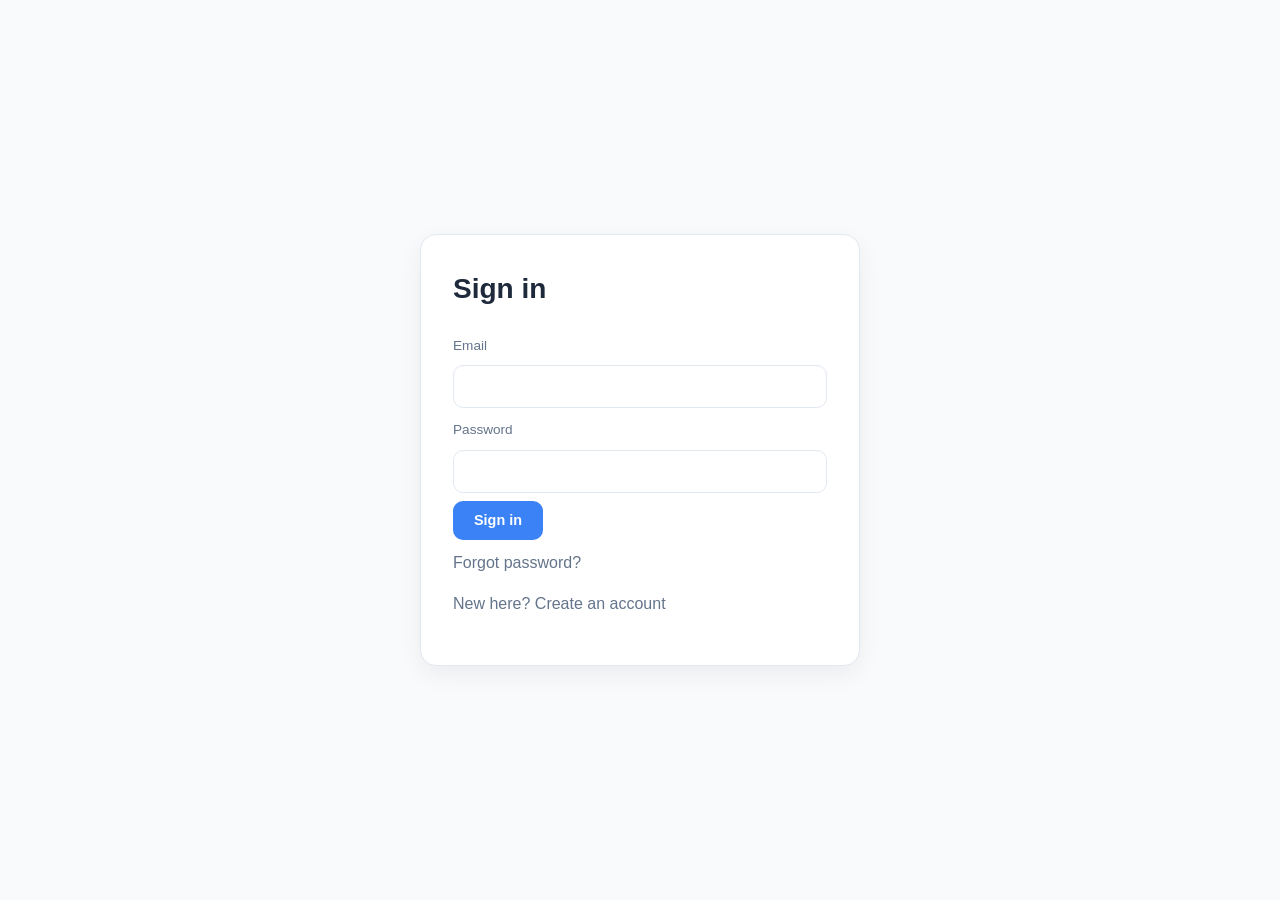
<file: backend-java/src/main/resources/static/login.html>
<!doctype html>
<html lang="en">
<head>
  <meta charset="utf-8" />
  <meta name="viewport" content="width=device-width, initial-scale=1" />
  <title>GearUp — Sign In</title>
  <link rel="stylesheet" href="styles.css" />
  <script src="config.js"></script>
</head>
<body class="auth-page">
  <div class="auth-card">
    <h1>Sign in</h1>

    <form id="loginForm" novalidate>
      <label>
        <span class="lab">Email</span>
        <input required type="email" name="email" autocomplete="email" />
      </label>
      <label>
        <span class="lab">Password</span>
        <input required type="password" name="password" autocomplete="current-password" />
      </label>
      <button class="btn btn--primary" type="submit">Sign in</button>
    </form>

    <p class="muted" style="margin-top:10px">
      <a href="reset.html">Forgot password?</a>
    </p>
    <p class="muted">New here? <a href="signup.html">Create an account</a></p>
    <div id="msg" class="msg" style="margin-top:10px"></div>
  </div>

  <script>
    const API = API_BASE;
    const $ = s => document.querySelector(s);
    const form = $("#loginForm");
    const msg  = $("#msg");

    function setMsg(text, isErr=false){
      msg.textContent = text || "";
      msg.className = "msg" + (isErr ? " error" : " ok");
    }

    form.addEventListener("submit", async (e) => {
      e.preventDefault();
      setMsg("Signing in…");
      const data = Object.fromEntries(new FormData(form).entries());
      try {
        const r = await fetch(`${API_BASE}/auth/login`, {
          method: "POST",
          headers: {"Content-Type": "application/json"},
          body: JSON.stringify({ email: data.email, password: data.password })
        });
        const text = await r.text();
        let json = null; try { json = text ? JSON.parse(text) : null; } catch {}
        if (!r.ok) {
          const detail = json && (json.detail || json.message);
          return setMsg(detail || `Login failed (${r.status})`, true);
        }
        if (!json || !json.token) return setMsg("Login failed: missing token.", true);

        localStorage.setItem("token", json.token);
        localStorage.setItem("user", JSON.stringify(json.customer || {}));
        setMsg("Signed in! Redirecting…");

        // If we had a pending car (user clicked Reserve before logging in)
        // index.html will auto-open the modal for that car after load.
        setTimeout(()=> location.href = "index.html", 500);
      } catch (err) {
        setMsg(err.message || "Network error", true);
      }
    });
  </script>
</body>
</html>
</file>
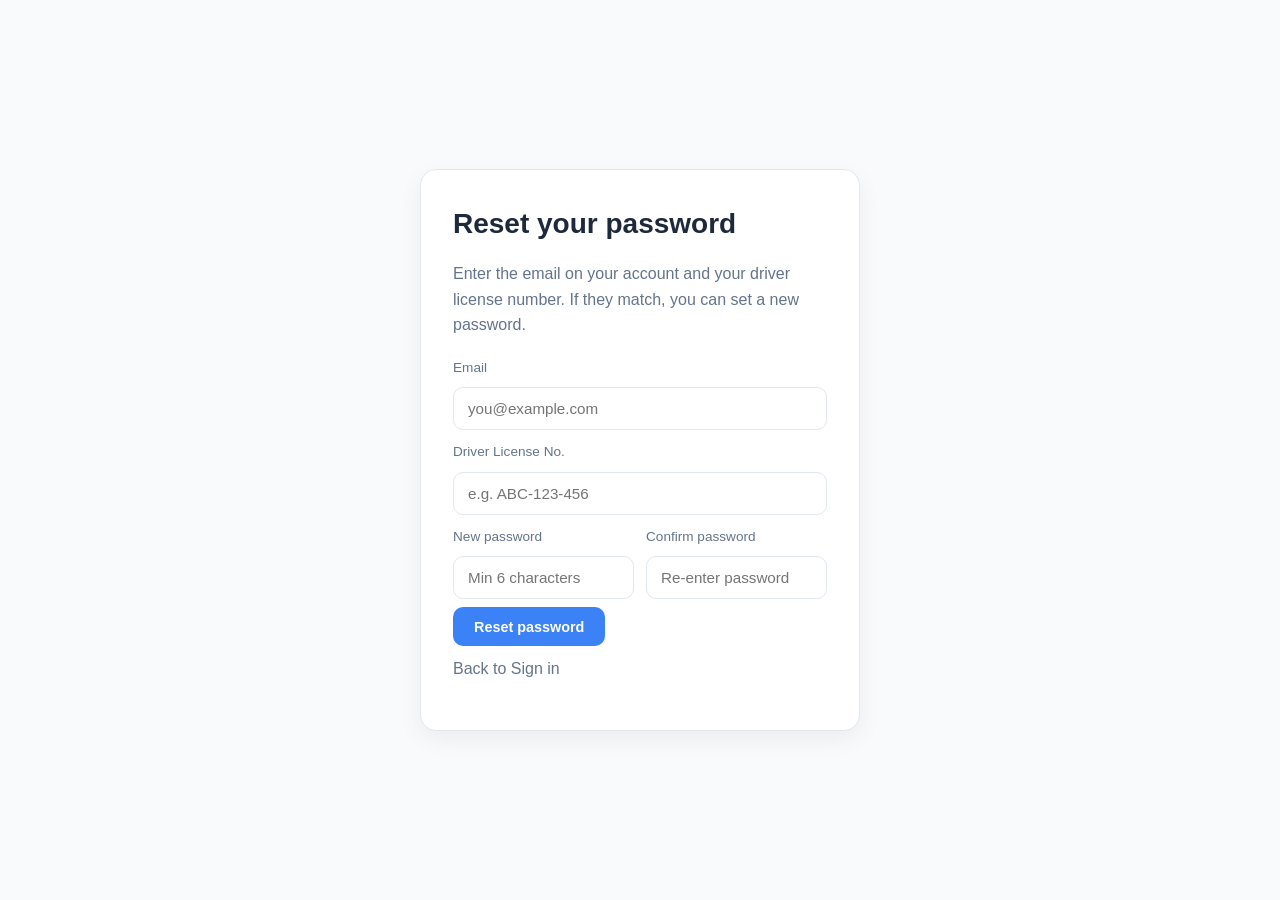
<file: backend-java/src/main/resources/static/reset.html>
<!doctype html>
<html lang="en">
<head>
  <meta charset="utf-8" />
  <meta name="viewport" content="width=device-width, initial-scale=1" />
  <title>GearUp — Reset Password</title>
  <link rel="stylesheet" href="styles.css" />
  <script src="config.js"></script>
</head>
<body class="auth-page">
  <div class="auth-card">
    <h1>Reset your password</h1>
    <p class="muted" style="margin-top:-6px">
      Enter the email on your account and your driver license number. If they match, you can set a new password.
    </p>

    <form id="resetForm" novalidate>
      <label>
        <span class="lab">Email</span>
        <input required type="email" name="email" placeholder="you@example.com" />
      </label>
      <label>
        <span class="lab">Driver License No.</span>
        <input required name="license_no" placeholder="e.g. ABC-123-456" />
      </label>
      <div class="grid-2">
        <label>
          <span class="lab">New password</span>
          <input required type="password" name="new_password" minlength="6" placeholder="Min 6 characters" />
        </label>
        <label>
          <span class="lab">Confirm password</span>
          <input required type="password" name="confirm" minlength="6" placeholder="Re-enter password" />
        </label>
      </div>
      <button class="btn btn--primary" type="submit">Reset password</button>
    </form>

    <p class="muted" style="margin-top:10px">Back to <a href="login.html">Sign in</a></p>
    <div id="msg" class="msg" style="margin-top:10px"></div>
  </div>

  <script>
    const API = API_BASE;
    const $ = s => document.querySelector(s);
    const form = $("#resetForm");
    const msg  = $("#msg");

    function setMsg(text, isErr=false){
      msg.textContent = text || "";
      msg.className = "msg" + (isErr ? " error" : " ok");
    }
    const normalizeLicense = s => (s || "").replace(/[^a-z0-9]/gi,"").toUpperCase();

    form.addEventListener("submit", async (e) => {
      e.preventDefault();
      setMsg("Processing…", false);

      const data = Object.fromEntries(new FormData(form).entries());
      if (data.new_password !== data.confirm) {
        return setMsg("Passwords do not match.", true);
      }

      try {
        const r = await fetch(`${API_BASE}/auth/reset_by_license`, {
          method: "POST",
          headers: {"Content-Type": "application/json"},
          body: JSON.stringify({
            email: data.email.trim(),
            license_no: normalizeLicense(data.license_no),
            new_password: data.new_password
          })
        });
        const text = await r.text();
        let json = null; try { json = text ? JSON.parse(text) : null; } catch {}

        if (!r.ok) {
          const detail = json && (json.detail || json.message);
          return setMsg(detail || `Reset failed (${r.status})`, true);
        }

        setMsg("Password updated. You can now sign in.");
        setTimeout(() => location.href = "login.html", 900);
      } catch (err) {
        setMsg(err.message || "Network error", true);
      }
    });
  </script>
</body>
</html>
</file>
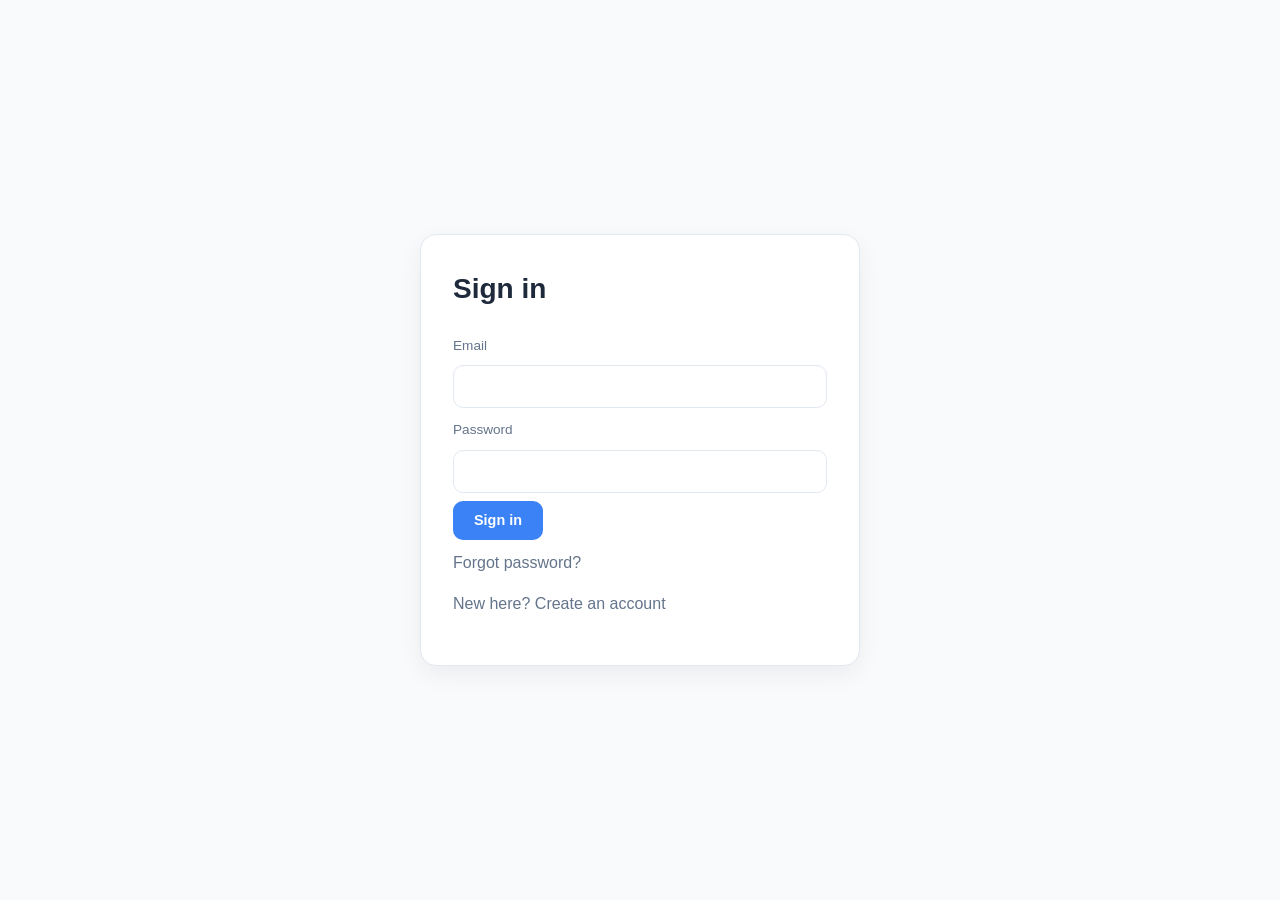
<file: backend-java/src/main/resources/static/showInformation.html>
<!doctype html>
<html lang="en">
<head>
  <meta charset="utf-8" />
  <meta name="viewport" content="width=device-width, initial-scale=1" />
  <title>GearUp — Account Information</title>
  <link rel="stylesheet" href="styles.css" />
  <script src="config.js"></script>
  <script>
    // Auth guard
    (function () {
      const token = localStorage.getItem("token");
      if (!token) {
        location.replace("login.html");
      }
    })();
  </script>
</head>
<body>

<!-- Top Nav -->
<header class="nav">
  <div class="container nav__inner">
    <a class="brand" href="index.html">
      <span class="logo">🚗</span><span class="name">GearUp</span>
    </a>
    <div class="nav__actions">
      <span class="muted small" id="navGreeting"></span>
      <button class="btn btn--ghost small" id="navSignOut">Sign out</button>
      <a class="btn btn--ghost small" href="index.html">Back to Home</a>
    </div>
  </div>
</header>

<!-- Main Content -->
<section style="padding: 60px 0; min-height: 80vh; background: #f6f8fb;">
  <div class="container" style="max-width: 700px;">
    <h1 style="margin-bottom: 12px;">Account Information</h1>
    <p class="muted" style="margin-bottom: 32px;">Your profile details</p>

    <div style="background: white; border: 1px solid #e5e7eb; border-radius: 12px; padding: 32px; box-shadow: 0 1px 3px rgba(0,0,0,0.05);">
      <div id="infoContainer">
        <p style="color: #64748b;">Loading your information...</p>
      </div>
    </div>
  </div>
</section>

<!-- Footer -->
<footer class="footer">
  <div class="container footer__inner">
    <p>&copy; <span id="year"></span> GearUp. All rights reserved.</p>
  </div>
</footer>

<div id="toasts" class="toasts"></div>

<script>
const API = API_BASE;

// Auth
const auth = {
  get user() {
    try { return JSON.parse(localStorage.getItem("user") || "null"); }
    catch { return null; }
  },
  get token() { return localStorage.getItem("token"); },
  signOut() {
    localStorage.removeItem("token");
    localStorage.removeItem("user");
  }
};

// UI
const greet = document.getElementById("navGreeting");
const signOut = document.getElementById("navSignOut");
const year = document.getElementById("year");

if (auth.user && auth.user.first_name) {
  greet.textContent = `Hi, ${auth.user.first_name}`;
}

signOut?.addEventListener("click", () => {
  auth.signOut();
  location.replace("index.html");
});

year.textContent = new Date().getFullYear();

// Load user information
function loadUserInfo() {
  const container = document.getElementById("infoContainer");
  const user = auth.user;

  if (!user) {
    container.innerHTML = `
      <div style="text-align: center; padding: 40px 20px;">
        <h3 style="color: #ef4444; margin-bottom: 8px;">Not signed in</h3>
        <p class="muted">Please sign in to view your account information.</p>
        <a href="login.html" class="btn btn--primary" style="margin-top: 16px;">Sign In</a>
      </div>
    `;
    return;
  }

  container.innerHTML = `
    <div style="display: grid; gap: 24px;">
      <div>
        <label style="display: block; font-weight: 600; margin-bottom: 8px; color: #374151; font-size: 0.875rem; text-transform: uppercase; letter-spacing: 0.5px;">Full Name</label>
        <p style="margin: 0; color: #1f2937; font-size: 1.125rem;">${user.first_name || ''} ${user.last_name || ''}</p>
      </div>

      <div style="border-top: 1px solid #e5e7eb; padding-top: 24px;">
        <label style="display: block; font-weight: 600; margin-bottom: 8px; color: #374151; font-size: 0.875rem; text-transform: uppercase; letter-spacing: 0.5px;">Email Address</label>
        <p style="margin: 0; color: #1f2937; font-size: 1.125rem;">${user.email || 'N/A'}</p>
      </div>

      <div style="border-top: 1px solid #e5e7eb; padding-top: 24px;">
        <label style="display: block; font-weight: 600; margin-bottom: 8px; color: #374151; font-size: 0.875rem; text-transform: uppercase; letter-spacing: 0.5px;">Driver License Number</label>
        <p style="margin: 0; color: #1f2937; font-size: 1.125rem; font-family: monospace; background: #f9fafb; padding: 8px 12px; border-radius: 6px; display: inline-block;">${user.license_no || 'N/A'}</p>
      </div>

      ${user.phone ? `
      <div style="border-top: 1px solid #e5e7eb; padding-top: 24px;">
        <label style="display: block; font-weight: 600; margin-bottom: 8px; color: #374151; font-size: 0.875rem; text-transform: uppercase; letter-spacing: 0.5px;">Phone Number</label>
        <p style="margin: 0; color: #1f2937; font-size: 1.125rem;">${user.phone}</p>
      </div>` : ''}

      ${user.date_of_birth ? `
      <div style="border-top: 1px solid #e5e7eb; padding-top: 24px;">
        <label style="display: block; font-weight: 600; margin-bottom: 8px; color: #374151; font-size: 0.875rem; text-transform: uppercase; letter-spacing: 0.5px;">Date of Birth</label>
        <p style="margin: 0; color: #1f2937; font-size: 1.125rem;">${user.date_of_birth}</p>
      </div>` : ''}

      ${user.license_expiry ? `
      <div style="border-top: 1px solid #e5e7eb; padding-top: 24px;">
        <label style="display: block; font-weight: 600; margin-bottom: 8px; color: #374151; font-size: 0.875rem; text-transform: uppercase; letter-spacing: 0.5px;">License Expiry</label>
        <p style="margin: 0; color: #1f2937; font-size: 1.125rem;">${user.license_expiry}</p>
      </div>` : ''}
    </div>

    <div style="margin-top: 32px; padding-top: 24px; border-top: 1px solid #e5e7eb;">
      <a href="showReserves.html" class="btn btn--primary" style="margin-right: 12px;">View My Reservations</a>
      <a href="index.html" class="btn btn--ghost">Back to Home</a>
    </div>
  `;
}

// Load on page load
document.addEventListener("DOMContentLoaded", loadUserInfo);
</script>

</body>
</html>
</file>
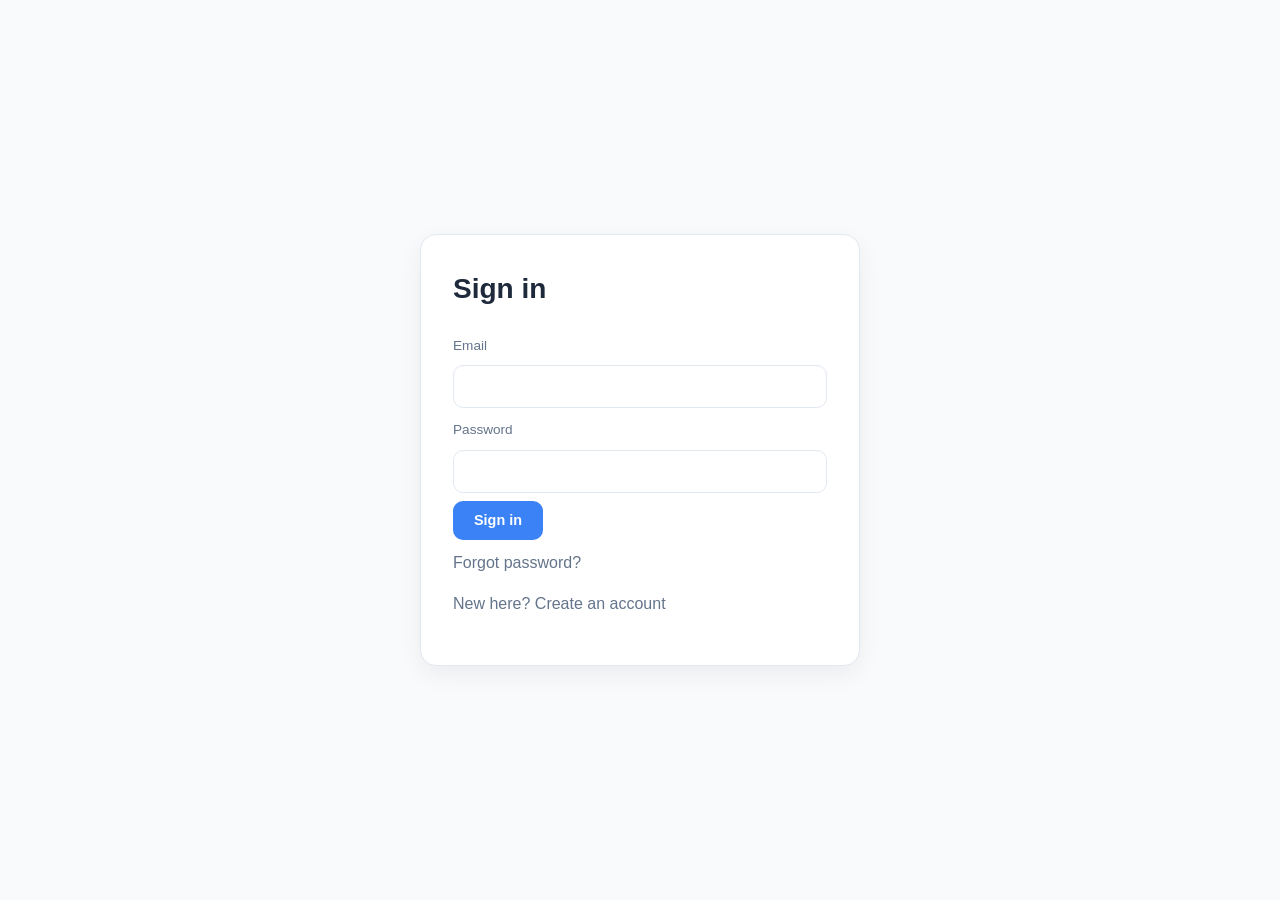
<file: backend-java/src/main/resources/static/showReserves.html>
<!doctype html>
<html lang="en">
<head>
  <meta charset="utf-8" />
  <meta name="viewport" content="width=device-width, initial-scale=1" />
  <title>GearUp — My Reservations</title>
  <link rel="stylesheet" href="styles.css" />
  <script src="config.js"></script>
  <script>
    // Auth guard
    (function () {
      const token = localStorage.getItem("token");
      if (!token) {
        location.replace("login.html");
      }
    })();
  </script>
</head>
<body>

<!-- Top Nav -->
<header class="nav">
  <div class="container nav__inner">
    <a class="brand" href="index.html">
      <span class="logo">🚗</span><span class="name">GearUp</span>
    </a>
    <div class="nav__actions">
      <span class="muted small" id="navGreeting"></span>
      <button class="btn btn--ghost small" id="navSignOut">Sign out</button>
      <a class="btn btn--ghost small" href="index.html">Back to Home</a>
    </div>
  </div>
</header>

<!-- Main Content -->
<section style="padding: 60px 0; min-height: 80vh; background: #f6f8fb;">
  <div class="container">
    <h1 style="margin-bottom: 12px;">My Reservations</h1>
    <p class="muted" style="margin-bottom: 32px;">View all your car rental bookings</p>

    <div id="reservationsContainer">
      <p style="color: #64748b;">Loading your reservations...</p>
    </div>
  </div>
</section>

<!-- Footer -->
<footer class="footer">
  <div class="container footer__inner">
    <p>&copy; <span id="year"></span> GearUp. All rights reserved.</p>
  </div>
</footer>

<div id="toasts" class="toasts"></div>

<script>
const API = API_BASE;

// Auth
const auth = {
  get user() {
    try { return JSON.parse(localStorage.getItem("user") || "null"); }
    catch { return null; }
  },
  get token() { return localStorage.getItem("token"); },
  signOut() {
    localStorage.removeItem("token");
    localStorage.removeItem("user");
  }
};

// UI
const greet = document.getElementById("navGreeting");
const signOut = document.getElementById("navSignOut");
const year = document.getElementById("year");

if (auth.user && auth.user.first_name) {
  greet.textContent = `Hi, ${auth.user.first_name}`;
}

signOut?.addEventListener("click", () => {
  auth.signOut();
  location.replace("index.html");
});

year.textContent = new Date().getFullYear();

// Load reservations
async function loadReservations() {
  const container = document.getElementById("reservationsContainer");

  try {
    const res = await fetch(`${API}/reservations/my_reservations`, {
      headers: { "Authorization": `Bearer ${auth.token}` }
    });

    if (!res.ok) {
      if (res.status === 401) {
        auth.signOut();
        location.replace("login.html");
        return;
      }
      throw new Error("Failed to load reservations");
    }

    const reservations = await res.json();

    if (reservations.length === 0) {
      container.innerHTML = `
        <div style="text-align: center; padding: 60px 20px;">
          <h3 style="color: #667085; margin-bottom: 8px;">No reservations yet</h3>
          <p class="muted">When you book a car, your reservations will appear here.</p>
          <a href="index.html#cars" class="btn btn--primary" style="margin-top: 16px;">Browse Cars</a>
        </div>
      `;
      return;
    }

    const statusColors = {
      'Reserved': { bg: '#dbeafe', color: '#1e40af' },
      'Active': { bg: '#dcfce7', color: '#15803d' },
      'Completed': { bg: '#f3f4f6', color: '#6b7280' }
    };

    container.innerHTML = reservations.map(r => {
      const status = statusColors[r.status] || statusColors['Reserved'];
      return `
        <div style="background: white; border: 1px solid #e5e7eb; border-radius: 12px; padding: 24px; margin-bottom: 16px; box-shadow: 0 1px 3px rgba(0,0,0,0.05);">
          <div style="display: flex; justify-content: space-between; align-items: start; margin-bottom: 16px; flex-wrap: wrap; gap: 12px;">
            <div>
              <h2 style="margin: 0 0 4px 0; font-size: 1.25rem;">${r.car_name || 'N/A'}</h2>
              <p style="margin: 0; color: #6b7280; font-size: 0.875rem;">Reservation ID: <strong>${r.res_id}</strong></p>
            </div>
            <span style="background: ${status.bg}; color: ${status.color}; padding: 6px 16px; border-radius: 12px; font-size: 0.875rem; font-weight: 600;">${r.status}</span>
          </div>

          <div style="display: grid; grid-template-columns: repeat(auto-fit, minmax(200px, 1fr)); gap: 16px; font-size: 0.95rem;">
            <div>
              <strong style="display: block; color: #374151; margin-bottom: 4px;">Pick-up Date</strong>
              <span style="color: #6b7280;">${r.start_date}</span>
            </div>
            <div>
              <strong style="display: block; color: #374151; margin-bottom: 4px;">Return Date</strong>
              <span style="color: #6b7280;">${r.end_date}</span>
            </div>
            ${r.total_amount ? `
            <div>
              <strong style="display: block; color: #374151; margin-bottom: 4px;">Total Amount</strong>
              <span style="color: #6b7280;">${Number(r.total_amount).toLocaleString()} SAR</span>
            </div>` : ''}
            ${r.payment_status ? `
            <div>
              <strong style="display: block; color: #374151; margin-bottom: 4px;">Payment Status</strong>
              <span style="color: ${r.payment_status === 'paid' ? '#15803d' : '#b45309'}; text-transform: capitalize; font-weight: 600;">${r.payment_status}</span>
            </div>` : ''}
          </div>
        </div>
      `;
    }).join('');

  } catch (err) {
    console.error("Error loading reservations:", err);
    container.innerHTML = `
      <div style="text-align: center; padding: 60px 20px;">
        <h3 style="color: #ef4444; margin-bottom: 8px;">Failed to load reservations</h3>
        <p class="muted">${err.message}</p>
        <button onclick="loadReservations()" class="btn btn--primary" style="margin-top: 16px;">Try Again</button>
      </div>
    `;
  }
}

// Load on page load
document.addEventListener("DOMContentLoaded", loadReservations);
</script>

</body>
</html>
</file>
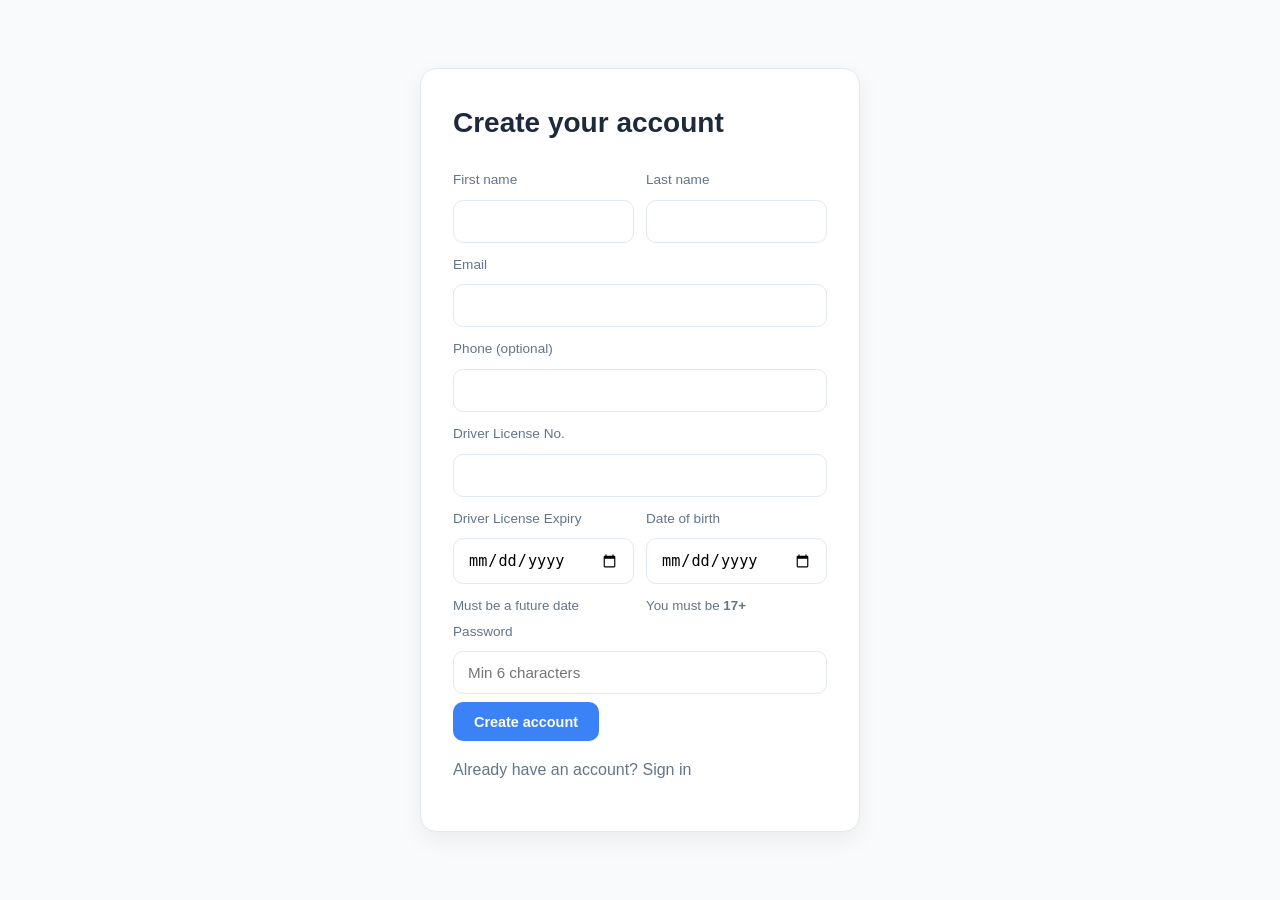
<file: backend-java/src/main/resources/static/signup.html>
<!doctype html>
<html lang="en">
<head>
  <meta charset="utf-8" />
  <meta name="viewport" content="width=device-width, initial-scale=1" />
  <title>GearUp — Sign Up</title>
  <link rel="stylesheet" href="styles.css" />
  <script src="config.js"></script>
</head>
<body class="auth-page">
  <div class="auth-card">
    <h1>Create your account</h1>

    <form id="signup-form" novalidate>
      <div class="grid-2">
        <label>
          <span class="lab">First name</span>
          <input required name="first_name" autocomplete="given-name" />
        </label>

        <label>
          <span class="lab">Last name</span>
          <input required name="last_name" autocomplete="family-name" />
        </label>
      </div>

      <label>
        <span class="lab">Email</span>
        <input required type="email" name="email" autocomplete="email" />
      </label>

      <label>
        <span class="lab">Phone <span class="muted">(optional)</span></span>
        <input name="phone" autocomplete="tel" />
      </label>

      <label>
        <span class="lab">Driver License No.</span>
        <input required name="license_no" />
      </label>

      <div class="grid-2">
        <label>
          <span class="lab">Driver License Expiry</span>
          <input required type="date" name="license_expiry" />
          <small class="muted">Must be a future date</small>
        </label>

        <label>
          <span class="lab">Date of birth</span>
          <input required type="date" name="date_of_birth" />
          <small class="muted">You must be <strong>17+</strong></small>
        </label>
      </div>

      <label>
        <span class="lab">Password</span>
        <input required type="password" name="password" minlength="6" placeholder="Min 6 characters" autocomplete="new-password" />
      </label>

      <button class="btn btn-primary" type="submit">Create account</button>
    </form>

    <p class="muted">Already have an account? <a href="login.html">Sign in</a></p>
    <div id="auth-msg" class="msg" aria-live="polite"></div>
  </div>

  <script>
    const API = API_BASE;
    const form = document.getElementById('signup-form');
    const msg  = document.getElementById('auth-msg');

    function setMsg(text, isErr=false){
      msg.textContent = text || "";
      msg.className = "msg" + (isErr ? " error" : " ok");
    }
    const toISO = (d) => d ? new Date(d).toISOString().slice(0,10) : "";
    const isFuture = (iso) => { const t = new Date(); t.setHours(0,0,0,0); return new Date(iso) > t; };
    const ageFrom = (iso) => {
      if (!iso) return 0;
      const dob = new Date(iso), t = new Date();
      let a = t.getFullYear() - dob.getFullYear();
      const m = t.getMonth() - dob.getMonth();
      if (m < 0 || (m === 0 && t.getDate() < dob.getDate())) a--;
      return a;
    };

    form.addEventListener('submit', async (e) => {
      e.preventDefault();
      setMsg("Creating account…");

      const data = Object.fromEntries(new FormData(form).entries());
      data.license_expiry = toISO(data.license_expiry);
      data.date_of_birth  = toISO(data.date_of_birth);

      // client-side checks
      if (!isFuture(data.license_expiry)) return setMsg("License expiry must be a future date.", true);
      if (ageFrom(data.date_of_birth) < 17) return setMsg("You must be at least 17 years old.", true);

      try {
        const r = await fetch(`${API_BASE}/auth/signup`, {
          method: "POST",
          headers: { "Content-Type": "application/json" },
          body: JSON.stringify(data)
        });

        const text = await r.text();
        let json = null;
        try { json = text ? JSON.parse(text) : null; } catch {}

        if (!r.ok) {
          const detail = json && (json.detail || json.message);
          return setMsg(detail || `Signup failed (${r.status})`, true);
        }
        if (!json || !json.token) {
          return setMsg("Signup failed: missing token in response.", true);
        }

        localStorage.setItem("token", json.token);
        localStorage.setItem("user", JSON.stringify(json.customer || {}));
        setMsg("Account created! Redirecting…");
        setTimeout(()=>location.href="index.html", 800);
      } catch (err) {
        setMsg(err.message || "Network error", true);
      }
    });
  </script>
</body>
</html>
</file>
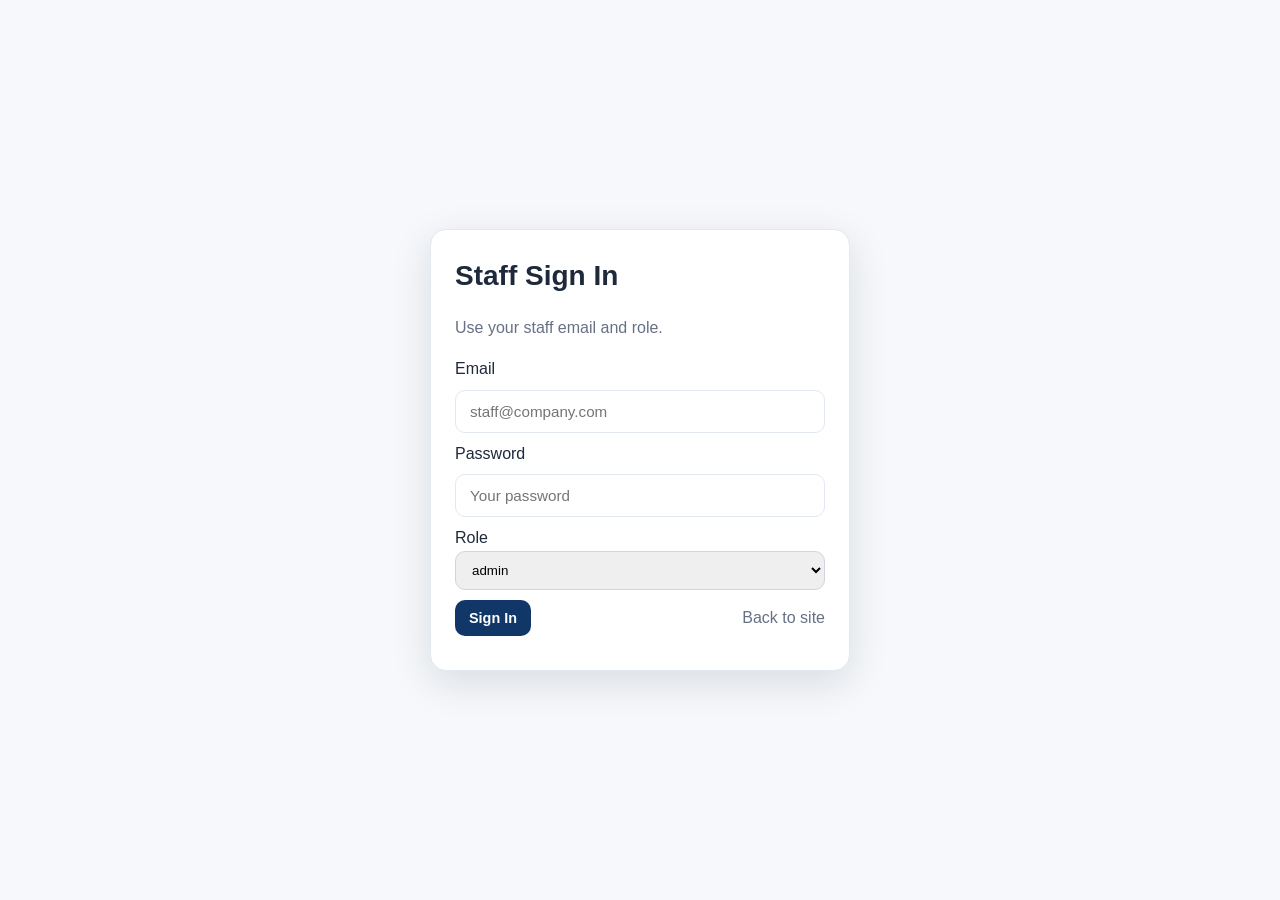
<file: backend-java/src/main/resources/static/staff-login.html>
<!doctype html>
<html lang="en">
<head>
  <meta charset="utf-8" />
  <meta name="viewport" content="width=device-width, initial-scale=1" />
  <title>GearUp — Staff Login</title>
  <link rel="stylesheet" href="styles.css" />
  <script src="config.js"></script>
  <style>
    .auth-page{display:grid;place-items:center;min-height:100vh;background:#f6f8fb}
    .auth-card{background:#fff;max-width:420px;width:100%;padding:24px;border-radius:16px;
      box-shadow:0 12px 40px rgba(16,24,40,.12)}
    .auth-card h1{margin:0 0 12px 0}
    .muted{color:#667085}
    .msg{margin-top:10px;font-size:.95rem}
    .msg.error{color:#b42318}
    .msg.ok{color:#05603a}
    input, select{width:100%;padding:10px 12px;border:1px solid #d0d5dd;border-radius:10px}
    .btn{padding:10px 14px;border:none;border-radius:10px;cursor:pointer}
    .btn-primary{background:#113768;color:#fff}
    .row{display:flex;gap:8px;align-items:center;justify-content:space-between}
  </style>
</head>
<body class="auth-page">
  <div class="auth-card">
    <h1>Staff Sign In</h1>
    <p class="muted">Use your staff email and role.</p>

    <form id="staffForm">
      <label>Email
        <input type="email" name="email" required placeholder="staff@company.com" />
      </label>
      <label>Password
        <input type="password" name="password" required placeholder="Your password" />
      </label>
      <label>Role
        <select name="role" required>
          <option value="admin">admin</option>
          <option value="employee">employee</option>
        </select>
      </label>
      <div class="row" style="margin-top:10px">
        <button class="btn btn-primary" type="submit">Sign In</button>
        <a class="muted" href="index.html">Back to site</a>
      </div>
    </form>

    <div id="msg" class="msg" aria-live="polite"></div>
  </div>

  <script>
    function setMsg(text, type){
      const el = document.getElementById("msg");
      el.textContent = text || "";
      el.className = "msg " + (type || "");
    }

    document.getElementById("staffForm").addEventListener("submit", async (e)=>{
      e.preventDefault();
      setMsg("Signing in…");

      const form = e.currentTarget;
      const formData = new FormData(form);

      // Build clean payload matching backend StaffLoginIn model
      const payload = {
        email: String(formData.get("email") || "").trim(),
        password: String(formData.get("password") || ""),
        role: String(formData.get("role") || "").trim().toLowerCase()
      };

      console.log("Staff login payload:", payload);

      try{
        const r = await fetch(`${API_BASE}/auth/staff_login`, {
          method: "POST",
          headers: { "Content-Type": "application/json" },
          body: JSON.stringify(payload)
        });

        const data = await r.json().catch(()=> ({}));

        if(!r.ok){
          console.error("Login failed:", r.status, data);
          // Handle error detail - it might be a string, object, or array
          let errorMsg = "Invalid email, password, or role.";
          if(data.detail){
            if(typeof data.detail === "string"){
              errorMsg = data.detail;
            } else if(Array.isArray(data.detail) && data.detail.length > 0){
              // Pydantic validation errors are arrays - show first error
              const firstErr = data.detail[0];
              errorMsg = firstErr.msg || `Validation error at ${firstErr.loc?.join('.')}`;
            } else if(typeof data.detail === "object"){
              errorMsg = data.detail.message || data.detail.msg || JSON.stringify(data.detail);
            }
          }
          setMsg(errorMsg, "error");
          return;
        }

        localStorage.setItem("staffToken", data.token);
        localStorage.setItem("staffRole", (data.employee?.role || payload.role || "").toLowerCase());
        localStorage.setItem("staffUser", JSON.stringify(data.employee || {}));

        setMsg("Signed in ✓ Redirecting…", "ok");
        setTimeout(()=> location.href = "staff.html", 600);
      }catch(err){
        setMsg("Network error — is the API running?", "error");
        console.error("Login error:", err);
      }
    });
  </script>
</body>
</html>
</file>
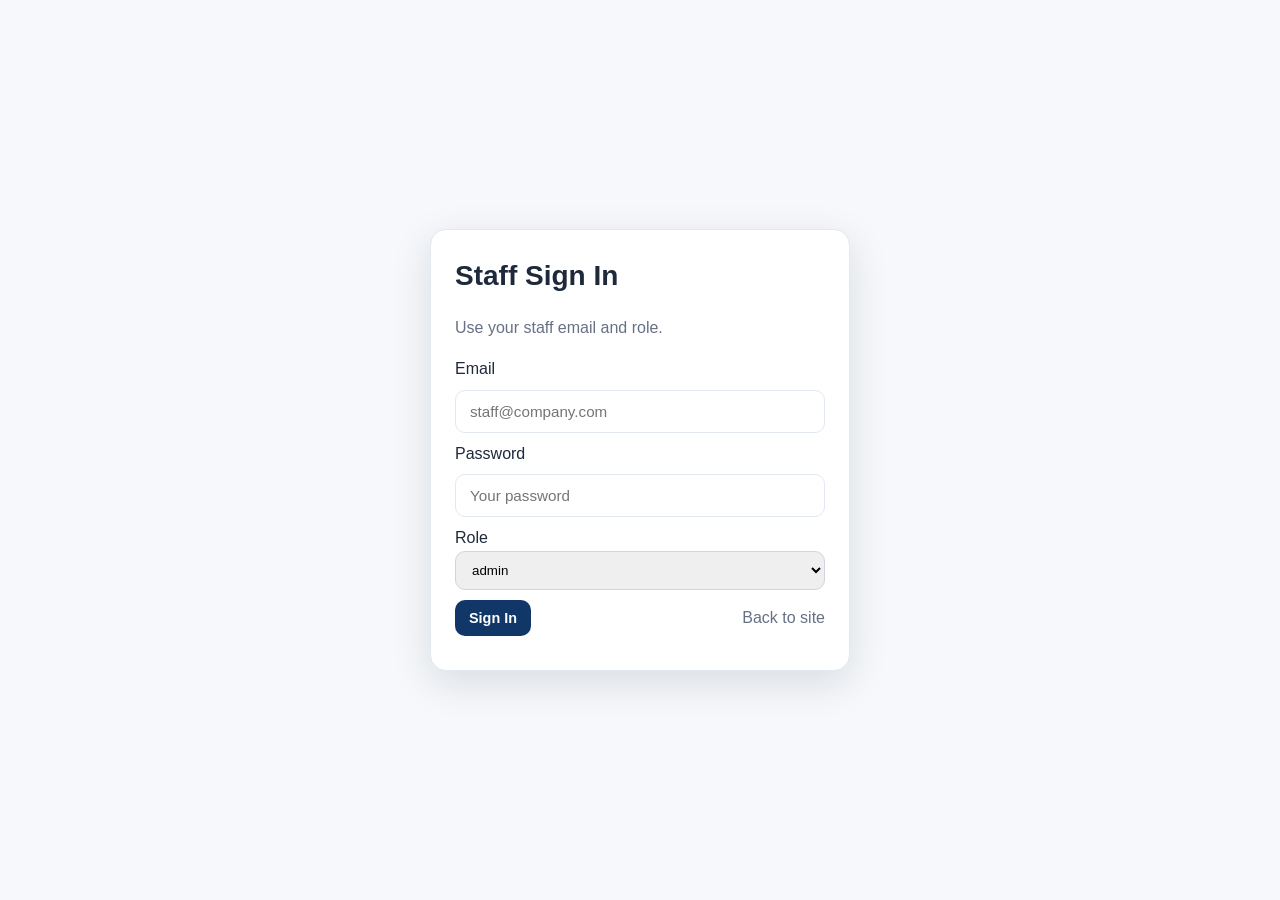
<file: backend-java/src/main/resources/static/staff.html>
<!doctype html>
<html lang="en">
<head>
  <meta charset="utf-8" />
  <meta name="viewport" content="width=device-width, initial-scale=1" />
  <title>GearUp — Staff Portal</title>
  <link rel="stylesheet" href="styles.css" />
  <link rel="stylesheet" href="staff.css" />
  <script src="config.js"></script>

  <!-- Login guard -->
  <script>
    (function () {
      const role  = (localStorage.getItem("staffRole") || "").toLowerCase();
      const token = localStorage.getItem("staffToken");
      if (!token || !role || (role !== "admin" && role !== "employee")) {
        location.replace("staff-login.html");
      }
    })();
  </script>
</head>
<body>

  <!-- Top Nav -->
  <header class="nav">
    <div class="container nav__inner">
      <a class="brand" href="index.html">
        <span class="logo">🚗</span>
        <span class="name">GearUp</span>
      </a>
      <nav class="nav__links">
        <!-- Staff navigation - no public links -->
      </nav>
      <div class="nav__actions" style="gap:12px">
        <span id="roleBadge" class="badge">Staff</span>
        <button id="signOut" class="btn btn--ghost small">Sign out</button>
      </div>
    </div>
  </header>

  <!-- Hero -->
  <section class="staff-hero">
    <div class="container">
      <h1 id="welcome">Welcome, Fahad</h1>
      <p class="sub">Manage today's pickups/returns, take payments, and check fleet status.</p>
      <div class="cards" style="margin-top:24px">
        <div class="card-kpi">
          <div class="label">Today's Pickups</div>
          <div id="kpi-pickups" class="value">—</div>
        </div>
        <div class="card-kpi">
          <div class="label">Today's Returns</div>
          <div id="kpi-returns" class="value">—</div>
        </div>
        <div class="card-kpi">
          <div class="label">Active Rentals</div>
          <div id="kpi-active" class="value">—</div>
        </div>
        <div class="card-kpi">
          <div class="label">Unpaid Invoices</div>
          <div id="kpi-unpaid" class="value">—</div>
        </div>
      </div>
    </div>
  </section>

  <main class="container">
    <div class="split">
      <!-- Change Reservation Status -->
      <section class="panel">
        <h3 style="margin-bottom: 12px;">Change Reservation Status</h3>
        <p class="hint">
          Select a reservation and update its status (Reserved, Active, or Completed).
        </p>

        <div class="grid2">
          <label class="wfull">
            <span class="lab">Reservation</span>
            <select id="reservationSelect" required>
              <option value="">Loading reservations...</option>
            </select>
          </label>
          <label class="wfull">
            <span class="lab">New Status</span>
            <select id="statusSelect">
              <option value="Reserved">Reserved</option>
              <option value="Active">Active</option>
              <option value="Completed">Completed</option>
              <option value="Cancelled">Cancelled</option>
            </select>
          </label>
        </div>

        <div class="row" style="margin-top:16px">
          <button id="btnUpdateStatus" class="btn btn--primary">Update Status</button>
        </div>
        <div id="msg-status" class="msg" aria-live="polite"></div>
      </section>

      <!-- Record Payment -->
      <section id="panelPayments" class="panel">
        <h3 style="margin-bottom: 12px;">Record Payment</h3>
        <p class="hint">Record a payment for an invoice (cash / card / transfer). Invoice flips to <em>paid</em> when total reached.</p>

        <div class="grid2">
          <label class="wfull">
            <span class="lab">Invoice ID (e.g. INV-7)</span>
            <input id="invoiceId" placeholder="Paste invoice ID" />
          </label>
          <label>
            <span class="lab">Method</span>
            <select id="payMethod">
              <option value="cash">cash</option>
              <option value="card">card</option>
              <option value="transfer">transfer</option>
            </select>
          </label>
          <label>
            <span class="lab">Amount (SAR)</span>
            <input id="payAmount" type="number" min="1" value="150" />
          </label>
        </div>

        <div class="row" style="margin-top:16px">
          <button id="btnPay" class="btn btn--primary">Pay</button>
        </div>
        <div id="msg-pay" class="msg" aria-live="polite"></div>
      </section>
    </div>

    <!-- Reservations -->
    <section class="panel" style="margin-top: 32px">
      <div class="row" style="justify-content: space-between; margin-bottom: 16px;">
        <h3>Reservations</h3>
        <button id="reloadReservations" class="btn btn--outline small">⟳ Refresh</button>
      </div>
      <p class="hint">View all reservations. Copy reservation IDs to start or close rentals, and invoice IDs to record payments.</p>
      <div id="reservationList" style="overflow-x: auto;"></div>
    </section>

    <!-- Manage Cars -->
    <section class="panel" style="margin-top: 32px">
      <div class="row" style="justify-content: space-between; margin-bottom: 16px;">
        <h3>Manage Cars</h3>
        <button id="reloadCars" class="btn btn--outline small">⟳ Refresh</button>
      </div>
      <p class="hint">View and edit car details. Changes save with your staff token.</p>
      <div id="carList" class="grid-cars"></div>
    </section>
  </main>

  <div id="toasts" class="toasts"></div>

  <script>
    // ---------- Config ----------
    const API = API_BASE;
    const token = localStorage.getItem("staffToken");
    const role  = (localStorage.getItem("staffRole") || "").toLowerCase();
    const staff = JSON.parse(localStorage.getItem("staffUser") || "{}");

    // ---------- UI: role + signout ----------
    document.getElementById("roleBadge").textContent =
      role ? role.charAt(0).toUpperCase()+role.slice(1) : "Staff";
    if (staff?.first_name) {
      document.getElementById("welcome").textContent = `Welcome, ${staff.first_name}`;
    }
    document.getElementById("signOut").onclick = () => {
      localStorage.removeItem("staffToken");
      localStorage.removeItem("staffRole");
      localStorage.removeItem("staffUser");
      location.replace("staff-login.html");
    };
    // Hide payment panel for non-admins (optional rule)
    if (role !== "admin") document.getElementById("panelPayments").style.display = "none";

    // ---------- Helpers ----------
    const $ = (s) => document.querySelector(s);
    const toast = (text, type="ok") => {
      const box = document.createElement("div");
      box.className = "toast " + (type === "ok" ? "ok" : "err");
      box.textContent = text;
      document.getElementById("toasts").appendChild(box);
      setTimeout(()=> box.remove(), 3000);
    };
    const setMsg = (id, text, type="") => {
      const el = document.getElementById(id);
      el.textContent = text || "";
      el.className = "msg " + (type || "");
    };
    const disable = (btn, on) => { if(!btn) return; btn.disabled = on; btn.classList.toggle("is-loading", on); };

    // All API calls include Authorization; if 401 or 403, force login.
    // 403 means the token is valid but not a staff token (e.g. one issued before
    // staff tokens carried a role), so the user must sign in again as staff.
    async function api(path, opts={}) {
      const headers = Object.assign(
        {"Content-Type":"application/json"},
        opts.headers || {},
        token ? {"Authorization":"Bearer " + token} : {}
      );
      const r = await fetch(API_BASE + path, Object.assign({}, opts, {headers}));
      if (r.status === 401 || r.status === 403) {
        localStorage.removeItem("staffToken");
        localStorage.removeItem("staffRole");
        localStorage.removeItem("staffUser");
        location.replace("staff-login.html");
        return;
      }
      return r;
    }

    // ---------- Auto-update expired reservations ----------
    async function autoUpdateStatuses(){
      try {
        await api("/reservations/auto_update_statuses", { method: "POST" });
      } catch {
        // Silent fail - this is a background task
      }
    }

    // ---------- KPIs ----------
    async function loadKpis(){
      try {
        const r = await api("/dashboard/kpis");
        const data = await r.json().catch(()=> ({}));
        if (r && r.ok) {
          $("#kpi-pickups").textContent = data.todays_pickups || 0;
          $("#kpi-returns").textContent = data.todays_returns || 0;
          $("#kpi-active").textContent = data.active_rentals || 0;
          $("#kpi-unpaid").textContent = data.unpaid_invoices || 0;
        } else {
          setKpiPlaceholders();
        }
      } catch {
        setKpiPlaceholders();
      }
    }
    
    function setKpiPlaceholders(){
      $("#kpi-pickups").textContent = "—";
      $("#kpi-returns").textContent = "—";
      $("#kpi-active").textContent  = "—";
      $("#kpi-unpaid").textContent  = "—";
    }

    // ---------- Actions ----------
    let reservationsCache = []; // Store reservations for the select dropdown

    async function updateReservationStatus() {
      const btn = $("#btnUpdateStatus");
      const reservationId = $("#reservationSelect").value;
      const status = $("#statusSelect").value;

      if(!reservationId){ setMsg("msg-status", "Please select a reservation.", "error"); return; }

      disable(btn, true); setMsg("msg-status", "Updating status…");

      try{
        const r = await api(`/reservations/${reservationId}`, {
          method:"PUT",
          body: JSON.stringify({ status })
        });
        const data = await r.json().catch(()=> ({}));
        if(!r.ok) throw new Error(data.detail || "Failed to update status");

        setMsg("msg-status", `Reservation status updated to ${status} ✔`, "ok");
        toast(`Reservation status updated to ${status}`, "ok");

        // Refresh the reservation list, and the car list too: changing a
        // reservation's status also changes its car's status on the server.
        await loadReservations();
        await populateReservationSelect();
        await loadCarsForStaff();
      }catch(err){
        setMsg("msg-status", err.message, "error");
        toast(err.message,"err");
      }finally{
        disable(btn,false);
      }
    }

    async function populateReservationSelect() {
      const select = $("#reservationSelect");
      try {
        const res = await api("/reservations", { method: "GET" });
        if (!res || !res.ok) throw new Error("Failed to load reservations");
        reservationsCache = await res.json();

        select.innerHTML = '<option value="">-- Select a reservation --</option>' +
          reservationsCache.map(r =>
            `<option value="${r.res_id}">${r.res_id} - ${r.customer_name || 'N/A'} (${r.car_name || r.car_id}) - ${r.status}</option>`
          ).join('');
      } catch(err) {
        select.innerHTML = '<option value="">Error loading reservations</option>';
        console.error("Error loading reservations for select:", err);
      }
    }

    async function recordPayment() {
      const btn = $("#btnPay");
      const invoiceId = $("#invoiceId").value.trim();
      const amount = Number($("#payAmount").value);
      const method = $("#payMethod").value;
      if(!invoiceId){ setMsg("msg-pay","Invoice ID is required.","error"); return; }
      if(!amount || amount <= 0){ setMsg("msg-pay","Enter a valid amount.","error"); return; }

      disable(btn,true); setMsg("msg-pay","Recording payment…");
      try{
        const r = await api("/payments/pay", {
          method:"POST",
          body: JSON.stringify({ invoice_id: invoiceId, amount, method })
        });
        const data = await r.json().catch(()=> ({}));
        if(!r.ok) throw new Error(data.detail || "Payment failed");
        setMsg("msg-pay","Payment recorded ✔","ok");
        toast("Payment recorded","ok");
      }catch(err){
        setMsg("msg-pay", err.message, "error"); toast(err.message,"err");
      }finally{ disable(btn,false); }
    }

    // ---------- Reservations ----------
    async function loadReservations() {
      const list = document.getElementById("reservationList");
      list.innerHTML = "<p style='color: #64748b;'>Loading reservations...</p>";
      try {
        const res = await api("/reservations", { method: "GET" });
        if (!res || !res.ok) throw new Error("Failed to load reservations");
        const reservations = await res.json();

        if (reservations.length === 0) {
          list.innerHTML = "<p class='muted'>No reservations found.</p>";
          return;
        }

        const statusColors = {
          'Reserved': 'badge-soft',
          'Active': 'badge',
          'Completed': 'muted',
          'Cancelled': 'muted'
        };

        list.innerHTML = `
          <table style="width: 100%; border-collapse: collapse;">
            <thead>
              <tr style="border-bottom: 2px solid #e2e8f0; text-align: left;">
                <th style="padding: 12px;">Reservation ID</th>
                <th style="padding: 12px;">Invoice ID</th>
                <th style="padding: 12px;">Amount (SAR)</th>
                <th style="padding: 12px;">Payment</th>
                <th style="padding: 12px;">Customer</th>
                <th style="padding: 12px;">Car</th>
                <th style="padding: 12px;">Start Date</th>
                <th style="padding: 12px;">End Date</th>
                <th style="padding: 12px;">Status</th>
              </tr>
            </thead>
            <tbody>
              ${reservations.map(r => `
                <tr style="border-bottom: 1px solid #f1f5f9;">
                  <td style="padding: 12px;"><strong>${r.res_id}</strong></td>
                  <td style="padding: 12px;"><strong>${r.inv_id || 'N/A'}</strong></td>
                  <td style="padding: 12px;">${r.total_amount ? r.total_amount.toFixed(2) : 'N/A'}</td>
                  <td style="padding: 12px;">
                    <span class="${r.payment_status === 'paid' ? 'badge' : 'badge-soft'}">${r.payment_status || 'N/A'}</span>
                  </td>
                  <td style="padding: 12px;">
                    ${r.customer_name || 'N/A'}<br>
                    <small class="muted">${r.customer_email || ''}</small>
                  </td>
                  <td style="padding: 12px;">${r.car_name || r.car_id}</td>
                  <td style="padding: 12px;">${r.start_date}</td>
                  <td style="padding: 12px;">${r.end_date}</td>
                  <td style="padding: 12px;">
                    <span class="${statusColors[r.status] || 'badge-soft'}">${r.status}</span>
                  </td>
                </tr>
              `).join('')}
            </tbody>
          </table>
        `;
      } catch (err) {
        list.innerHTML = "<p class='msg error'>Failed to load reservations.</p>";
        console.error("Error loading reservations:", err);
      }
    }

    // ---------- Manage Cars ----------
    async function loadCarsForStaff() {
      const list = document.getElementById("carList");
      list.innerHTML = "<p style='color: #64748b;'>Loading cars...</p>";
      try {
        const res = await api("/cars", { method: "GET", headers: {} });
        if (!res || !res.ok) throw new Error("Failed to load cars");
        const cars = await res.json();
        list.innerHTML = cars.map(c => `
          <div class="car-item">
            <div class="top">
              <span>${c.brand} ${c.model}</span>
              <span class="badge-soft">${c.year}</span>
            </div>
            <div class="row" style="gap:12px; margin: 12px 0;">
              <label style="flex:1">
                <small>Price/day</small>
                <input type="number" id="price-${c.id}" value="${c.price_per_day}" data-original="${c.price_per_day}">
              </label>
              <label style="flex:1">
                <small>Status</small>
                <select id="status-${c.id}" data-original="${c.status}">
                  <option ${c.status==="Available"?"selected":""}>Available</option>
                  <option ${c.status==="Reserved"?"selected":""}>Reserved</option>
                  <option ${c.status==="Rented"?"selected":""}>Rented</option>
                  <option ${c.status==="Maintenance"?"selected":""}>Maintenance</option>
                </select>
              </label>
            </div>
            <button class="btn btn--primary small" onclick="updateCar('${c.id}')">Save Changes</button>
          </div>
        `).join("");
      } catch {
        list.innerHTML = "<p class='msg error'>Failed to load cars.</p>";
      }
    }

    // Send only the fields the user changed, so a value that is out of date on
    // this page (e.g. a status changed by a reservation) never overwrites the server's.
    async function updateCar(id) {
      const priceEl  = document.getElementById(`price-${id}`);
      const statusEl = document.getElementById(`status-${id}`);
      const changes = {};
      if (Number(priceEl.value) !== Number(priceEl.dataset.original)) changes.price_per_day = Number(priceEl.value);
      if (statusEl.value !== statusEl.dataset.original) changes.status = statusEl.value;
      if (Object.keys(changes).length === 0) { toast("No changes to save"); return; }
      try {
        const r = await api(`/cars/${id}`, {
          method: "PUT",
          body: JSON.stringify(changes)
        });
        if (!r || !r.ok) throw new Error("Update failed");
        priceEl.dataset.original = priceEl.value;
        statusEl.dataset.original = statusEl.value;
        toast("Car updated successfully!");
      } catch {
        toast("Failed to update car", "err");
      }
    }
    window.updateCar = updateCar; // expose for onclick

    // ---------- Wire up ----------
    document.addEventListener("DOMContentLoaded", () => {
      $("#btnUpdateStatus").addEventListener("click", updateReservationStatus);

      if (role === "admin") {
        const btnPay = document.getElementById("btnPay");
        if (btnPay) btnPay.addEventListener("click", recordPayment);
      }

      document.getElementById("reloadReservations").addEventListener("click", async () => {
        await autoUpdateStatuses();
        await loadReservations();
        await populateReservationSelect();
      });
      document.getElementById("reloadCars").addEventListener("click", async () => {
        await autoUpdateStatuses();
        await loadCarsForStaff();
      });

      // Initial load
      (async () => {
        await autoUpdateStatuses();
        loadKpis();
        loadReservations();
        loadCarsForStaff();
        populateReservationSelect();
      })();
    });
  </script>
</body>
</html>
</file>
<file: backend-java/src/main/resources/static/styles.css>
/* ===== Minimalist Design System ===== */

:root {
  --bg: #fafbfc;
  --ink: #1e293b;
  --muted: #64748b;
  --line: #e2e8f0;
  --brand: #1e40af;
  --accent: #10b981;
  --primary: #3b82f6;
  --primary-600: #2563eb;
  
  --radius: 12px;
  --shadow: 0 4px 12px rgba(0, 0, 0, 0.05);
}

* {
  box-sizing: border-box;
}

html, body {
  margin: 0;
  padding: 0;
  background: var(--bg);
  color: var(--ink);
  font-family: Inter, -apple-system, BlinkMacSystemFont, "Segoe UI", Roboto, sans-serif;
  line-height: 1.6;
}

img {
  max-width: 100%;
  display: block;
}

a {
  text-decoration: none;
  color: inherit;
}

.container {
  width: min(1140px, 92%);
  margin-inline: auto;
}

/* ===== Navigation - Clean & Minimal ===== */
.nav {
  position: sticky;
  top: 0;
  background: rgba(255, 255, 255, 0.9);
  backdrop-filter: blur(12px);
  border-bottom: 1px solid var(--line);
  z-index: 30;
}

.nav__inner {
  display: flex;
  align-items: center;
  justify-content: space-between;
  height: 68px;
  position: relative;
}

.brand {
  display: flex;
  align-items: center;
  gap: 0.6rem;
  font-weight: 700;
  font-size: 1.1rem;
}

.logo {
  font-size: 1.3rem;
}

.nav__links {
  display: flex;
  gap: 2rem;
  font-size: 0.95rem;
  font-weight: 500;
  color: var(--muted);
}

.nav__links a:hover {
  color: var(--ink);
}

.nav__actions {
  display: flex;
  gap: 0.75rem;
  align-items: center;
}
button.menu,
#menu {
  display: inline-block !important;
  border: 0;
  background: none;
  font-size: 1.5rem;
  cursor: pointer;
  padding: 0.5rem;
  color: var(--primary);
  transition: transform 0.2s ease;
}

button.menu:hover,
#menu:hover {
  transform: scale(1.1);
}

.muted {
  color: var(--muted);
}

.small {
  font-size: 0.9rem;
}

/* ===== Buttons - Simplified ===== */
.btn {
  display: inline-flex;
  align-items: center;
  justify-content: center;
  gap: 0.4rem;
  padding: 0.65rem 1.25rem;
  border-radius: 10px;
  border: 1px solid transparent;
  font-weight: 600;
  font-size: 0.9rem;
  cursor: pointer;
  transition: all 0.2s ease;
}

.btn--primary {
  background: var(--primary);
  color: #fff;
}

.btn--primary:hover {
  background: var(--primary-600);
  transform: translateY(-1px);
  box-shadow: 0 4px 12px rgba(59, 130, 246, 0.3);
}

.btn--dark {
  background: #1e293b;
  color: #fff;
  border-radius: 10px;
}

.btn--dark:hover {
  background: #0f172a;
}

.btn--ghost {
  border: 1px solid var(--line);
  background: #fff;
  color: var(--ink);
}

.btn--ghost:hover {
  background: #f8fafc;
  border-color: #cbd5e1;
}

.btn--outline {
  border: 1px solid var(--primary);
  color: var(--primary);
  background: #fff;
}

.btn--outline:hover {
  background: #eff6ff;
}

.btn.small {
  padding: 0.5rem 0.9rem;
  font-size: 0.85rem;
}

/* ===== Badge ===== */
.badge {
  background: #f1f5f9;
  border: 1px solid var(--line);
  border-radius: 999px;
  padding: 0.3rem 0.7rem;
  font-size: 0.8rem;
  font-weight: 600;
}

/* ===== Drawer (mobile) ===== */
.drawer,
div#drawer {
  display: none !important;
  flex-direction: column;
  gap: 0.75rem;
  padding: 1.25rem;
  border-top: 1px solid var(--line);
  background: #fff;
  position: absolute;
  top: 68px;
  left: 0;
  right: 0;
  width: 100%;
  box-shadow: 0 4px 12px rgba(0, 0, 0, 0.1);
  z-index: 1000;
}

.drawer.open,
div#drawer.open {
  display: flex !important;
  visibility: visible !important;
}

.drawer a {
  padding: 0.65rem 1.25rem;
  border-radius: 10px;
  font-weight: 600;
  font-size: 0.9rem;
  color: var(--ink);
  text-decoration: none;
  text-align: center;
  border: 1px solid var(--line);
  background: #fff;
  transition: all 0.2s ease;
}

.drawer a:hover {
  background: #f8fafc;
  border-color: #cbd5e1;
}

.drawer .drawer-btn {
  display: inline-flex;
  align-items: center;
  justify-content: center;
  padding: 0.65rem 1.25rem;
  border-radius: 10px;
  border: 1px solid var(--line);
  background: #fff;
  color: var(--ink);
  font-weight: 600;
  font-size: 0.9rem;
  cursor: pointer;
  transition: all 0.2s ease;
  width: 100%;
}

.drawer .drawer-btn:hover {
  background: #f8fafc;
  border-color: #cbd5e1;
}

/* ===== Hero Section ===== */
.hero {
  background: linear-gradient(135deg, #1e3a8a 0%, #1e40af 100%);
  color: #fff;
  padding: 72px 0 48px;
}

.hero__inner {
  display: flex;
  flex-direction: column;
  align-items: center;
  text-align: center;
  gap: 20px;
}

.hero h1 {
  font-size: clamp(2rem, 4.5vw, 3.2rem);
  margin: 0;
  font-weight: 700;
  letter-spacing: -0.02em;
}

.accent {
  color: #34d399;
}

.lead {
  max-width: 680px;
  margin: 0 auto;
  color: rgba(255, 255, 255, 0.85);
  font-size: 1.1rem;
}

/* ===== Search Bar ===== */
.searchbar {
  display: grid;
  grid-template-columns: repeat(2, minmax(180px, 1fr)) auto;
  gap: 12px;
  align-items: center;
}

.field {
  display: flex;
  align-items: center;
  border: 1px solid #e2e8f0;
  border-radius: 10px;
  padding: 0.7rem 0.9rem;
  background: #fff;
  transition: all 0.2s ease;
}

.field:focus-within {
  border-color: var(--primary);
  box-shadow: 0 0 0 3px rgba(59, 130, 246, 0.1);
}

.icon-left .icon {
  margin-right: 0.6rem;
  color: var(--muted);
}

.field input {
  border: 0;
  outline: 0;
  width: 100%;
  font-size: 0.95rem;
}

/* ===== Cards & Grid ===== */
.categories {
  padding: 56px 0;
}

.center {
  text-align: center;
}

.catgrid {
  display: grid;
  grid-template-columns: repeat(4, minmax(0, 1fr));
  gap: 24px;
  margin-top: 32px;
}

/* Loading skeleton */
.card[aria-busy="true"] .card__img {
  height: 200px;
  background: linear-gradient(90deg, #f0f4f8 25%, #e2e8f0 50%, #f0f4f8 75%);
  background-size: 200% 100%;
  animation: shimmer 1.5s infinite;
}

@keyframes shimmer {
  0% { background-position: -200% 0; }
  100% { background-position: 200% 0; }
}

.catcard {
  background: #fff;
  border: 1px solid var(--line);
  border-radius: 14px;
  overflow: hidden;
  display: flex;
  flex-direction: column;
  transition: all 0.2s ease;
}

.catcard:hover {
  border-color: #cbd5e1;
  box-shadow: 0 8px 24px rgba(0, 0, 0, 0.08);
  transform: translateY(-2px);
}

.catcard img {
  aspect-ratio: 16/9;
  object-fit: cover;
}

.catcard h3 {
  margin: 1rem 1.25rem 0;
  font-size: 1.15rem;
}

.catcard p {
  margin: 0.3rem 1.25rem;
  color: var(--muted);
  font-size: 0.9rem;
}

.bullets {
  margin: 0.5rem 1.25rem 0 1.25rem;
  padding-left: 1.2rem;
  color: var(--ink);
  font-size: 0.9rem;
}

.catcard__bottom {
  display: flex;
  align-items: center;
  justify-content: space-between;
  padding: 1rem 1.25rem;
  border-top: 1px solid var(--line);
  margin-top: auto;
}

.price {
  font-size: 1.2rem;
  font-weight: 700;
}

.tag {
  position: absolute;
  margin: 0.7rem;
  border-radius: 999px;
  padding: 0.3rem 0.8rem;
  font-weight: 700;
  font-size: 0.75rem;
}

.tag--blue {
  background: #eff6ff;
  color: #1e40af;
}

.tag--green {
  background: #f0fdf4;
  color: #059669;
}

.tag--violet {
  background: #f5f3ff;
  color: #7c3aed;
}

.tag--gold {
  background: #fef3c7;
  color: #d97706;
}

/* ===== List View ===== */
.list {
  padding: 40px 0 72px;
}

.toolbar {
  display: flex;
  align-items: end;
  justify-content: space-between;
  gap: 1rem;
  margin-bottom: 20px;
}

.filters {
  display: flex;
  flex-wrap: wrap;
  gap: 0.8rem;
}

.filters label {
  display: flex;
  flex-direction: column;
}

.lab {
  color: var(--muted);
  font-size: 0.85rem;
  margin-bottom: 0.3rem;
  font-weight: 500;
}

.filters input,
.filters select {
  border: 1px solid var(--line);
  border-radius: 10px;
  padding: 0.6rem 0.8rem;
  font-size: 0.9rem;
}

.grid {
  display: grid;
  grid-template-columns: repeat(3, minmax(0, 1fr));
  gap: 24px;
  margin: 0;
  padding: 0;
  list-style: none;
}

.card {
  background: #fff;
  border: 1px solid var(--line);
  border-radius: 14px;
  overflow: hidden;
  display: flex;
  flex-direction: column;
  transition: all 0.2s ease;
}

.card:hover {
  border-color: #cbd5e1;
  box-shadow: 0 8px 24px rgba(0, 0, 0, 0.08);
  transform: translateY(-2px);
}

.card__img {
  aspect-ratio: 16/9;
  object-fit: cover;
}

.card__body {
  padding: 1.25rem;
}

.card__meta {
  display: flex;
  flex-wrap: wrap;
  gap: 0.4rem 0.7rem;
  color: var(--muted);
  font-size: 0.9rem;
}

.card__foot {
  display: flex;
  align-items: center;
  justify-content: space-between;
  padding: 1rem 1.25rem;
  border-top: 1px solid var(--line);
  margin-top: auto;
}

.empty {
  text-align: center;
  margin: 3rem 0;
  color: var(--muted);
}

/* ===== Footer ===== */
.footer {
  background: #f8fafc;
  border-top: 1px solid var(--line);
  padding: 40px 0 20px;
  color: var(--ink);
}

.footgrid {
  display: grid;
  grid-template-columns: 2fr 1fr 1fr;
  gap: 32px;
}

.footcol h3 {
  margin: 0 0 12px 0;
  font-size: 1rem;
  font-weight: 600;
}

.footbtm {
  border-top: 1px solid var(--line);
  margin-top: 24px;
  padding-top: 16px;
  text-align: center;
  color: var(--muted);
  font-size: 0.9rem;
}

.steps-small {
  margin: 0;
  padding-left: 20px;
}

.steps-small li {
  margin: 6px 0;
}

/* ===== Beautiful Reservation Modal ===== */
.modal {
  border: 0;
  padding: 0;
  background: transparent;
  max-width: 90vw;
  max-height: 90vh;
  border-radius: 20px;
  box-shadow: 0 20px 60px rgba(0, 0, 0, 0.3);
  overflow: hidden;
}

.modal::backdrop {
  background: rgba(15, 23, 42, 0.75);
  backdrop-filter: blur(8px);
  animation: fadeIn 0.3s ease;
}

@keyframes fadeIn {
  from { opacity: 0; }
  to { opacity: 1; }
}

.modal .card {
  width: min(560px, 92vw);
  padding: 0;
  margin: 0;
  border: none;
  border-radius: 20px;
  overflow: hidden;
  background: #fff;
  animation: modalSlideUp 0.3s ease;
}

@keyframes modalSlideUp {
  from { transform: translateY(20px); opacity: 0; }
  to { transform: translateY(0); opacity: 1; }
}

.modal .modal-header {
  background: linear-gradient(135deg, #1e3a8a 0%, #1e40af 100%);
  color: white;
  padding: 28px 32px;
  position: relative;
}

.modal .modal-header h3 {
  margin: 0;
  font-size: 1.5rem;
  font-weight: 700;
  letter-spacing: -0.02em;
}

.modal .modal-header .subtitle {
  margin: 6px 0 0 0;
  opacity: 0.9;
  font-size: 0.95rem;
  font-weight: 400;
}

.modal .close {
  position: absolute;
  top: 24px;
  right: 24px;
  width: 36px;
  height: 36px;
  border-radius: 50%;
  background: rgba(255, 255, 255, 0.2);
  border: none;
  color: white;
  font-size: 1.25rem;
  cursor: pointer;
  display: flex;
  align-items: center;
  justify-content: center;
  transition: all 0.2s ease;
  backdrop-filter: blur(10px);
}

.modal .close:hover {
  background: rgba(255, 255, 255, 0.3);
  transform: rotate(90deg);
}

.modal .modal-body {
  padding: 32px;
}

.modal .date-inputs {
  display: grid;
  grid-template-columns: 1fr 1fr;
  gap: 20px;
  margin-bottom: 24px;
}

.modal .date-field {
  display: flex;
  flex-direction: column;
  gap: 8px;
}

.modal .date-field label {
  display: flex;
  align-items: center;
  gap: 8px;
  font-size: 0.9rem;
  font-weight: 600;
  color: #475569;
  text-transform: uppercase;
  letter-spacing: 0.03em;
}

.modal .date-field label .icon {
  font-size: 1.1rem;
}

.modal .date-field input[type="date"] {
  width: 100%;
  padding: 14px 16px;
  border: 2px solid #e2e8f0;
  border-radius: 12px;
  font-size: 1rem;
  color: #1e293b;
  transition: all 0.2s ease;
  background: #f8fafc;
}

.modal .date-field input[type="date"]:focus {
  outline: none;
  border-color: #3b82f6;
  background: #fff;
  box-shadow: 0 0 0 4px rgba(59, 130, 246, 0.1);
}

.modal .date-field input[type="date"]:hover {
  border-color: #cbd5e1;
  background: #fff;
}

.modal .date-field input[type="date"]::-webkit-calendar-picker-indicator {
  cursor: pointer;
  padding: 4px;
  border-radius: 4px;
  transition: all 0.2s ease;
}

.modal .date-field input[type="date"]::-webkit-calendar-picker-indicator:hover {
  background: #f1f5f9;
}

.modal .price-summary {
  background: linear-gradient(135deg, #f8fafc 0%, #f1f5f9 100%);
  border: 1px solid #e2e8f0;
  border-radius: 12px;
  padding: 20px;
  margin-bottom: 24px;
}

.modal .price-summary .summary-row {
  display: flex;
  justify-content: space-between;
  align-items: center;
  margin-bottom: 12px;
  color: #64748b;
  font-size: 0.95rem;
}

.modal .price-summary .summary-row:last-child {
  margin-bottom: 0;
  padding-top: 12px;
  border-top: 2px solid #e2e8f0;
  font-weight: 700;
  font-size: 1.1rem;
  color: #1e293b;
}

.modal .price-summary .summary-row .label {
  display: flex;
  align-items: center;
  gap: 8px;
}

.modal .auth-hint {
  background: #fef3c7;
  border: 1px solid #fde68a;
  border-radius: 10px;
  padding: 14px 16px;
  margin-bottom: 20px;
  display: flex;
  align-items: center;
  gap: 10px;
  color: #92400e;
  font-size: 0.9rem;
}

/* "display: flex" above would override the hidden attribute, so the hint
   showed even for signed-in users. Hidden must win. */
.modal .auth-hint[hidden] {
  display: none;
}

.modal .auth-hint::before {
  content: "🔒";
  font-size: 1.2rem;
}

.modal .modal-footer {
  display: flex;
  gap: 12px;
  justify-content: flex-end;
  padding: 0 32px 32px 32px;
}

.modal .modal-footer .btn {
  min-width: 120px;
  padding: 12px 24px;
  font-size: 0.95rem;
  font-weight: 600;
}

.modal .modal-footer .btn--primary {
  background: linear-gradient(135deg, #3b82f6 0%, #2563eb 100%);
  box-shadow: 0 4px 12px rgba(59, 130, 246, 0.3);
}

.modal .modal-footer .btn--primary:hover {
  transform: translateY(-2px);
  box-shadow: 0 6px 16px rgba(59, 130, 246, 0.4);
}

.modal .modal-footer .btn--ghost {
  color: #64748b;
}

.modal .modal-footer .btn--ghost:hover {
  background: #f8fafc;
  color: #1e293b;
}

.modal .btn--primary.is-loading {
  position: relative;
  pointer-events: none;
  opacity: 0.7;
}

.modal .btn--primary.is-loading::after {
  content: "";
  position: absolute;
  width: 16px;
  height: 16px;
  border: 2px solid white;
  border-radius: 50%;
  border-top-color: transparent;
  animation: spin 0.6s linear infinite;
  right: 12px;
  top: 50%;
  transform: translateY(-50%);
}

@keyframes spin {
  to { transform: translateY(-50%) rotate(360deg); }
}

.modal .car-details {
  display: flex;
  align-items: center;
  gap: 12px;
  margin-top: 12px;
  flex-wrap: wrap;
}

.modal .car-details .badge {
  background: rgba(255, 255, 255, 0.2);
  color: white;
  border: 1px solid rgba(255, 255, 255, 0.3);
  padding: 4px 10px;
  font-size: 0.8rem;
}

.grid2 {
  display: grid;
  grid-template-columns: 1fr 1fr;
  gap: 12px;
}

.wfull {
  grid-column: 1 / -1;
}

.right {
  text-align: right;
}

/* ===== Toasts ===== */
.toasts {
  position: fixed;
  right: 1.5rem;
  bottom: 1.5rem;
  display: flex;
  flex-direction: column;
  gap: 0.75rem;
  z-index: 100;
}

.toast {
  background: #1e293b;
  color: #fff;
  padding: 1rem 1.25rem;
  border-radius: 10px;
  box-shadow: 0 8px 24px rgba(0, 0, 0, 0.2);
  animation: slideIn 0.3s ease;
}

.toast.ok {
  background: #059669;
}

.toast.err {
  background: #dc2626;
}

@keyframes slideIn {
  from {
    transform: translateX(100%);
    opacity: 0;
  }
  to {
    transform: translateX(0);
    opacity: 1;
  }
}

/* ===== Auth Pages ===== */
.auth-page {
  min-height: 100vh;
  display: grid;
  place-items: center;
  background: #f8fafc;
}

.auth-card {
  width: min(440px, 92vw);
  background: #fff;
  border-radius: 16px;
  padding: 32px;
  box-shadow: 0 8px 24px rgba(0, 0, 0, 0.06);
  border: 1px solid var(--line);
}

.auth-card h1 {
  margin: 0 0 20px;
  font-size: 1.75rem;
  font-weight: 700;
}

.auth-card form input {
  width: 100%;
  padding: 12px 14px;
  border: 1px solid #e2e8f0;
  border-radius: 10px;
  margin: 8px 0;
  font-size: 0.95rem;
}

.auth-card form input:focus {
  outline: none;
  border-color: var(--primary);
  box-shadow: 0 0 0 3px rgba(59, 130, 246, 0.1);
}

.grid-2 {
  display: grid;
  grid-template-columns: 1fr 1fr;
  gap: 12px;
}

.btn-primary {
  background: var(--primary);
  color: #fff;
}

.msg {
  margin-top: 12px;
  font-size: 0.9rem;
}

.msg.error {
  color: #dc2626;
}

/* ===== Responsive ===== */
@media (max-width: 992px) {
  .catgrid {
    grid-template-columns: repeat(2, minmax(0, 1fr));
  }
  
  .grid {
    grid-template-columns: repeat(2, minmax(0, 1fr));
  }
  
  .searchbar {
    grid-template-columns: 1fr 1fr 1fr auto;
  }
  
  .footgrid {
    grid-template-columns: 1fr;
  }
}

@media (max-width: 640px) {
  .nav__links {
    display: none;
  }
  
  .searchbar {
    grid-template-columns: 1fr;
    gap: 10px;
  }
  
  .catgrid,
  .grid {
    grid-template-columns: 1fr;
  }
  
  .grid2,
  .grid-2 {
    grid-template-columns: 1fr;
  }
  
  .hero {
    padding: 56px 0 36px;
  }
  
  .modal .card {
    width: 94vw;
    border-radius: 16px;
  }

  .modal .modal-header {
    padding: 24px;
  }

  .modal .modal-header h3 {
    font-size: 1.25rem;
    padding-right: 32px;
  }

  .modal .modal-body {
    padding: 24px;
  }

  .modal .date-inputs {
    grid-template-columns: 1fr;
    gap: 16px;
  }

  .modal .modal-footer {
    padding: 0 24px 24px 24px;
    flex-direction: column-reverse;
  }

  .modal .modal-footer .btn {
    width: 100%;
  }

  .modal .close {
    top: 20px;
    right: 20px;
    width: 32px;
    height: 32px;
  }
}
</file>
<file: backend-java/src/main/resources/static/staff.css>
/* ===== Minimalist Staff Portal Design ===== */

.staff-hero {
  background: linear-gradient(135deg, #1a1f36 0%, #2d3748 100%);
  color: #fff;
  padding: 64px 0 48px;
  margin-bottom: 32px;
}

.staff-hero h1 {
  font-size: 2.25rem;
  font-weight: 700;
  margin: 0 0 8px 0;
  letter-spacing: -0.02em;
}

.staff-hero .sub {
  opacity: 0.85;
  font-size: 1.05rem;
  font-weight: 400;
}

/* KPI Cards - Cleaner Design */
.cards {
  display: grid;
  grid-template-columns: repeat(4, 1fr);
  gap: 20px;
}

.card-kpi {
  background: #fff;
  border-radius: 12px;
  border: 1px solid #f0f4f8;
  padding: 20px;
  transition: all 0.2s ease;
}

.card-kpi:hover {
  border-color: #e0e7ef;
  box-shadow: 0 4px 12px rgba(0, 0, 0, 0.05);
}

.card-kpi .label {
  font-size: 0.875rem;
  color: #64748b;
  margin-bottom: 8px;
  font-weight: 500;
  text-transform: uppercase;
  letter-spacing: 0.03em;
}

.card-kpi .value {
  font-weight: 700;
  font-size: 1.75rem;
  color: #1e293b;
  letter-spacing: -0.02em;
}

/* Panels - Simplified */
.split {
  display: grid;
  grid-template-columns: 1fr 1fr;
  gap: 24px;
  margin-top: 24px;
}

.panel {
  background: #fff;
  border-radius: 16px;
  border: 1px solid #f0f4f8;
  padding: 24px;
}

.panel h3 {
  margin: 0 0 12px 0;
  font-size: 1.125rem;
  font-weight: 600;
  color: #1e293b;
}

.panel p.hint {
  margin: 0 0 20px 0;
  color: #64748b;
  font-size: 0.9rem;
  line-height: 1.5;
}

/* Form Elements - Clean & Modern */
.grid2 {
  display: grid;
  grid-template-columns: 1fr 1fr;
  gap: 16px;
  margin-top: 16px;
}

.grid2 label {
  display: flex;
  flex-direction: column;
}

.wfull {
  grid-column: 1 / -1;
}

.lab {
  color: #475569;
  font-size: 0.875rem;
  margin-bottom: 6px;
  font-weight: 500;
}

.grid2 input,
.grid2 select {
  border: 1px solid #e2e8f0;
  border-radius: 8px;
  padding: 10px 12px;
  font-size: 0.95rem;
  transition: all 0.2s ease;
  background: #fff;
}

.grid2 input:focus,
.grid2 select:focus {
  outline: none;
  border-color: #3b82f6;
  box-shadow: 0 0 0 3px rgba(59, 130, 246, 0.1);
}

/* Buttons - Refined */
.row {
  display: flex;
  gap: 12px;
  align-items: center;
}

/* Badges */
.badge-soft {
  display: inline-block;
  padding: 4px 12px;
  border-radius: 999px;
  background: #f1f5f9;
  color: #475569;
  font-weight: 600;
  font-size: 0.8rem;
  border: 1px solid #e2e8f0;
}

/* Messages */
.msg {
  margin-top: 12px;
  font-size: 0.9rem;
  padding: 10px 12px;
  border-radius: 8px;
}

.msg.error {
  color: #dc2626;
  background: #fef2f2;
  border: 1px solid #fee2e2;
}

.msg.ok {
  color: #059669;
  background: #f0fdf4;
  border: 1px solid #d1fae5;
}

/* Car Management - Grid Layout */
.grid-cars {
  display: grid;
  grid-template-columns: repeat(auto-fill, minmax(320px, 1fr));
  gap: 20px;
  margin-top: 20px;
}

.car-item {
  background: #fff;
  border: 1px solid #f0f4f8;
  border-radius: 12px;
  padding: 20px;
  transition: all 0.2s ease;
}

.car-item:hover {
  border-color: #e0e7ef;
  box-shadow: 0 4px 12px rgba(0, 0, 0, 0.05);
}

.car-item .top {
  display: flex;
  justify-content: space-between;
  align-items: center;
  margin-bottom: 16px;
  padding-bottom: 12px;
  border-bottom: 1px solid #f0f4f8;
}

.car-item .top > span:first-child {
  font-weight: 600;
  font-size: 1.05rem;
  color: #1e293b;
}

.car-item label {
  display: flex;
  flex-direction: column;
  gap: 6px;
}

.car-item label small {
  color: #64748b;
  font-size: 0.8rem;
  font-weight: 500;
  text-transform: uppercase;
  letter-spacing: 0.03em;
}

.car-item input,
.car-item select {
  border: 1px solid #e2e8f0;
  border-radius: 8px;
  padding: 8px 10px;
  font-size: 0.9rem;
  background: #fff;
}

.car-item input:focus,
.car-item select:focus {
  outline: none;
  border-color: #3b82f6;
  box-shadow: 0 0 0 3px rgba(59, 130, 246, 0.1);
}

.car-item button {
  margin-top: 16px;
  width: 100%;
}

/* Loading State */
.btn.is-loading {
  opacity: 0.6;
  pointer-events: none;
  position: relative;
}

/* Responsive Design */
@media (max-width: 980px) {
  .cards {
    grid-template-columns: repeat(2, 1fr);
  }
  
  .split {
    grid-template-columns: 1fr;
  }
  
  .grid-cars {
    grid-template-columns: repeat(auto-fill, minmax(280px, 1fr));
  }
}

@media (max-width: 560px) {
  .cards {
    grid-template-columns: 1fr;
  }
  
  .staff-hero {
    padding: 48px 0 32px;
  }
  
  .staff-hero h1 {
    font-size: 1.75rem;
  }
  
  .grid2 {
    grid-template-columns: 1fr;
  }
  
  .grid-cars {
    grid-template-columns: 1fr;
  }
}
</file>
